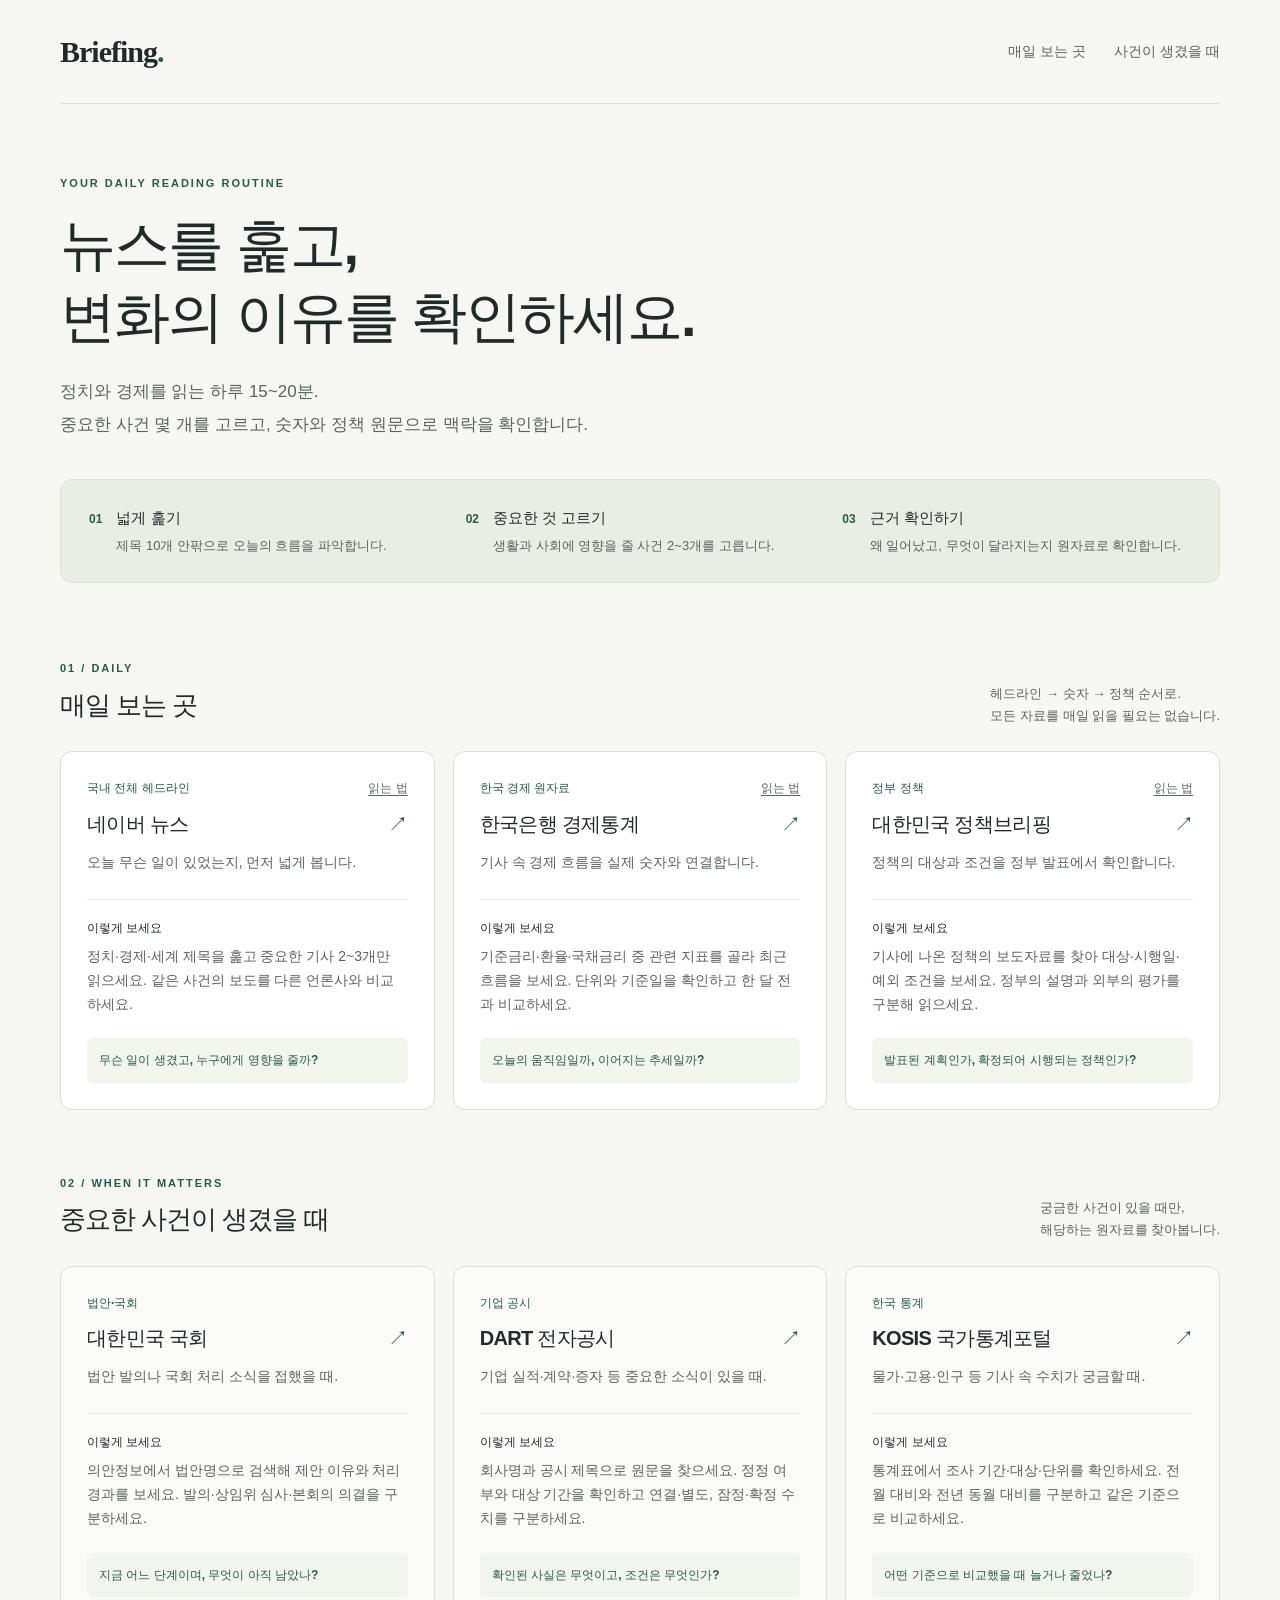
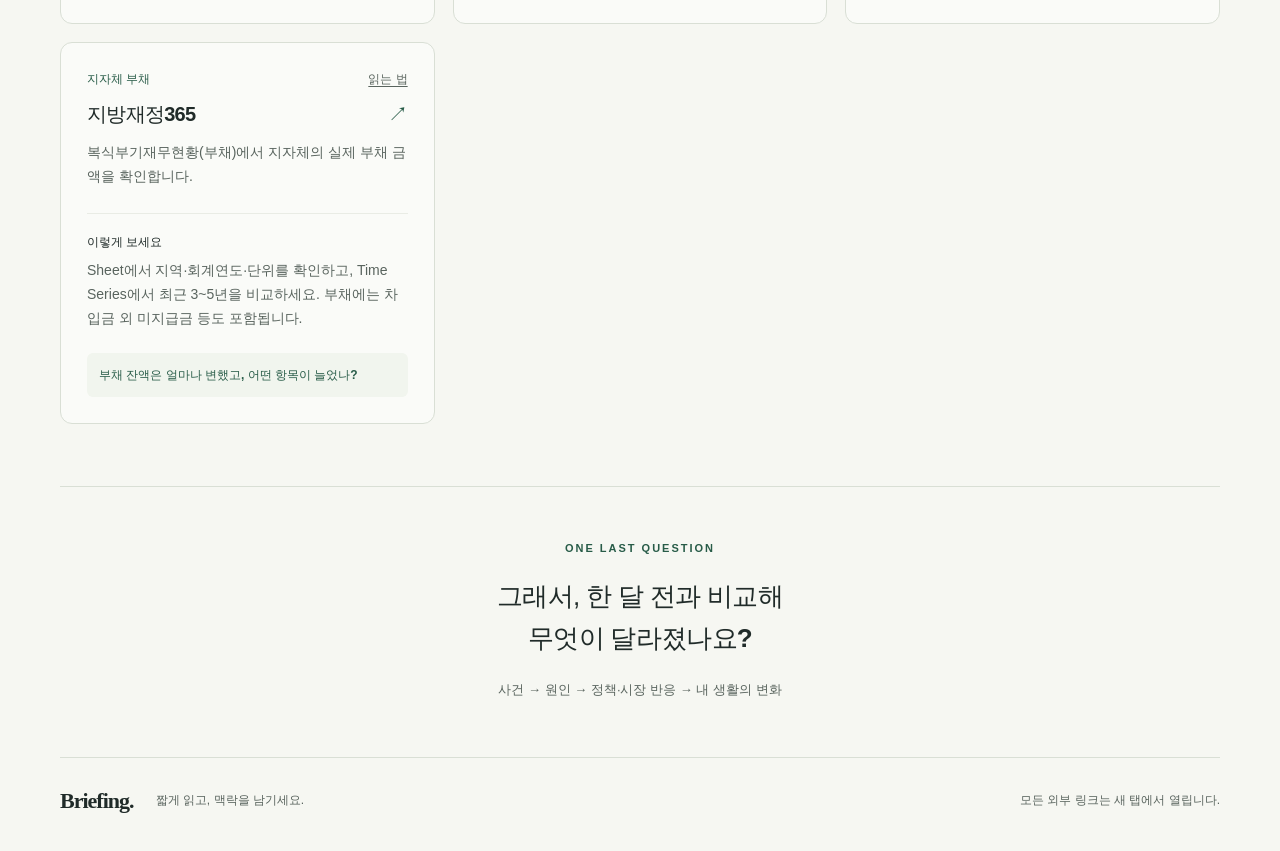
<file: site/index.html>
<!doctype html>
<html lang="ko">
<head>
  <meta charset="utf-8">
  <meta name="viewport" content="width=device-width, initial-scale=1">
  <meta name="description" content="헤드라인에서 원자료까지. 정치와 경제의 흐름을 읽는 짧은 루틴과 원자료 바로가기.">
  <meta name="color-scheme" content="light">
  <title>Briefing — 세상을 읽는 짧은 루틴</title>
  <link rel="stylesheet" href="./style.css">
</head>
<body>
  <a class="skip" href="#main">본문 바로가기</a>
  <header class="masthead">
    <a class="brand" href="./index.html">Briefing<span class="brand-dot">.</span></a>
    <nav aria-label="페이지 탐색"><a href="#daily">매일 보는 곳</a><a href="#deeper">사건이 생겼을 때</a></nav>
  </header>
  <main id="main">
    <section class="intro" aria-labelledby="intro-title">
      <p class="eyebrow">YOUR DAILY READING ROUTINE</p>
      <h1 id="intro-title">뉴스를 훑고,<br>변화의 이유를 확인하세요.</h1>
      <p class="lead">정치와 경제를 읽는 하루 15~20분.<br>중요한 사건 몇 개를 고르고, 숫자와 정책 원문으로 맥락을 확인합니다.</p>
      <ol class="routine" aria-label="추천 읽기 순서">
        <li><span class="step">01</span><div><h2>넓게 훑기</h2><p>제목 10개 안팎으로 오늘의 흐름을 파악합니다.</p></div></li>
        <li><span class="step">02</span><div><h2>중요한 것 고르기</h2><p>생활과 사회에 영향을 줄 사건 2~3개를 고릅니다.</p></div></li>
        <li><span class="step">03</span><div><h2>근거 확인하기</h2><p>왜 일어났고, 무엇이 달라지는지 원자료로 확인합니다.</p></div></li>
      </ol>
    </section>

    <section id="daily" class="resource-section" aria-labelledby="daily-title">
      <div class="section-heading"><div><p class="eyebrow">01 / DAILY</p><h2 id="daily-title">매일 보는 곳</h2></div><p>헤드라인 → 숫자 → 정책 순서로.<br>모든 자료를 매일 읽을 필요는 없습니다.</p></div>
      <div class="cards">
        <article class="card">
          <div class="card-meta"><p class="category">국내 전체 헤드라인</p><a class="guide-link" href="./guides/naver.html" aria-label="네이버 뉴스 읽는 법">읽는 법</a></div>
          <h3><a href="https://news.naver.com/" target="_blank" rel="noopener noreferrer">네이버 뉴스 <span aria-hidden="true">↗</span><span class="sr-only"> (새 탭)</span></a></h3>
          <p class="description">오늘 무슨 일이 있었는지, 먼저 넓게 봅니다.</p>
          <div class="reading"><h4>이렇게 보세요</h4><p>정치·경제·세계 제목을 훑고 중요한 기사 2~3개만 읽으세요. 같은 사건의 보도를 다른 언론사와 비교하세요.</p></div>
          <p class="question">무슨 일이 생겼고, 누구에게 영향을 줄까?</p>
        </article>
        <article class="card">
          <div class="card-meta"><p class="category">한국 경제 원자료</p><a class="guide-link" href="./guides/ecos.html" aria-label="한국은행 경제통계 읽는 법">읽는 법</a></div>
          <h3><a href="https://ecos.bok.or.kr/" target="_blank" rel="noopener noreferrer">한국은행 경제통계 <span aria-hidden="true">↗</span><span class="sr-only"> (새 탭)</span></a></h3>
          <p class="description">기사 속 경제 흐름을 실제 숫자와 연결합니다.</p>
          <div class="reading"><h4>이렇게 보세요</h4><p>기준금리·환율·국채금리 중 관련 지표를 골라 최근 흐름을 보세요. 단위와 기준일을 확인하고 한 달 전과 비교하세요.</p></div>
          <p class="question">오늘의 움직임일까, 이어지는 추세일까?</p>
        </article>
        <article class="card">
          <div class="card-meta"><p class="category">정부 정책</p><a class="guide-link" href="./guides/policy.html" aria-label="대한민국 정책브리핑 읽는 법">읽는 법</a></div>
          <h3><a href="https://www.korea.kr/" target="_blank" rel="noopener noreferrer">대한민국 정책브리핑 <span aria-hidden="true">↗</span><span class="sr-only"> (새 탭)</span></a></h3>
          <p class="description">정책의 대상과 조건을 정부 발표에서 확인합니다.</p>
          <div class="reading"><h4>이렇게 보세요</h4><p>기사에 나온 정책의 보도자료를 찾아 대상·시행일·예외 조건을 보세요. 정부의 설명과 외부의 평가를 구분해 읽으세요.</p></div>
          <p class="question">발표된 계획인가, 확정되어 시행되는 정책인가?</p>
        </article>
      </div>
    </section>

    <section id="deeper" class="resource-section" aria-labelledby="deeper-title">
      <div class="section-heading"><div><p class="eyebrow">02 / WHEN IT MATTERS</p><h2 id="deeper-title">중요한 사건이 생겼을 때</h2></div><p>궁금한 사건이 있을 때만,<br>해당하는 원자료를 찾아봅니다.</p></div>
      <div class="cards secondary">
        <article class="card">
          <p class="category">법안·국회</p>
          <h3><a href="https://www.assembly.go.kr/" target="_blank" rel="noopener noreferrer">대한민국 국회 <span aria-hidden="true">↗</span><span class="sr-only"> (새 탭)</span></a></h3>
          <p class="description">법안 발의나 국회 처리 소식을 접했을 때.</p>
          <div class="reading"><h4>이렇게 보세요</h4><p>의안정보에서 법안명으로 검색해 제안 이유와 처리 경과를 보세요. 발의·상임위 심사·본회의 의결을 구분하세요.</p></div>
          <p class="question">지금 어느 단계이며, 무엇이 아직 남았나?</p>
        </article>
        <article class="card">
          <p class="category">기업 공시</p>
          <h3><a href="https://dart.fss.or.kr/" target="_blank" rel="noopener noreferrer">DART 전자공시 <span aria-hidden="true">↗</span><span class="sr-only"> (새 탭)</span></a></h3>
          <p class="description">기업 실적·계약·증자 등 중요한 소식이 있을 때.</p>
          <div class="reading"><h4>이렇게 보세요</h4><p>회사명과 공시 제목으로 원문을 찾으세요. 정정 여부와 대상 기간을 확인하고 연결·별도, 잠정·확정 수치를 구분하세요.</p></div>
          <p class="question">확인된 사실은 무엇이고, 조건은 무엇인가?</p>
        </article>
        <article class="card">
          <p class="category">한국 통계</p>
          <h3><a href="https://kosis.kr/" target="_blank" rel="noopener noreferrer">KOSIS 국가통계포털 <span aria-hidden="true">↗</span><span class="sr-only"> (새 탭)</span></a></h3>
          <p class="description">물가·고용·인구 등 기사 속 수치가 궁금할 때.</p>
          <div class="reading"><h4>이렇게 보세요</h4><p>통계표에서 조사 기간·대상·단위를 확인하세요. 전월 대비와 전년 동월 대비를 구분하고 같은 기준으로 비교하세요.</p></div>
          <p class="question">어떤 기준으로 비교했을 때 늘거나 줄었나?</p>
        </article>
        <article class="card">
          <div class="card-meta"><p class="category">지자체 부채</p><a class="guide-link" href="./guides/lofin.html" aria-label="복식부기재무현황 부채 읽는 법">읽는 법</a></div>
          <h3><a href="https://www.lofin365.go.kr/portal/LF5110000.do?srchCrstCn=%EB%B6%80%EC%B1%84&amp;curPage=1&amp;pageSize=10&amp;pdtaId=MCIHSMW0VULU6BJ304XC709348&amp;rdIncrYn=Y&amp;frstParamYn=Y" target="_blank" rel="noopener noreferrer">지방재정365 <span aria-hidden="true">↗</span><span class="sr-only"> (새 탭)</span></a></h3>
          <p class="description">복식부기재무현황(부채)에서 지자체의 실제 부채 금액을 확인합니다.</p>
          <div class="reading"><h4>이렇게 보세요</h4><p>Sheet에서 지역·회계연도·단위를 확인하고, Time Series에서 최근 3~5년을 비교하세요. 부채에는 차입금 외 미지급금 등도 포함됩니다.</p></div>
          <p class="question">부채 잔액은 얼마나 변했고, 어떤 항목이 늘었나?</p>
        </article>
      </div>
    </section>
    <aside class="closing" aria-label="읽기를 마치는 질문"><span class="eyebrow">ONE LAST QUESTION</span><p>그래서, 한 달 전과 비교해<br><strong>무엇이 달라졌나요?</strong></p><span>사건 → 원인 → 정책·시장 반응 → 내 생활의 변화</span></aside>
  </main>
  <footer><span class="brand">Briefing.</span><p>짧게 읽고, 맥락을 남기세요.</p><p>모든 외부 링크는 새 탭에서 열립니다.</p></footer>
</body>
</html>
</file>
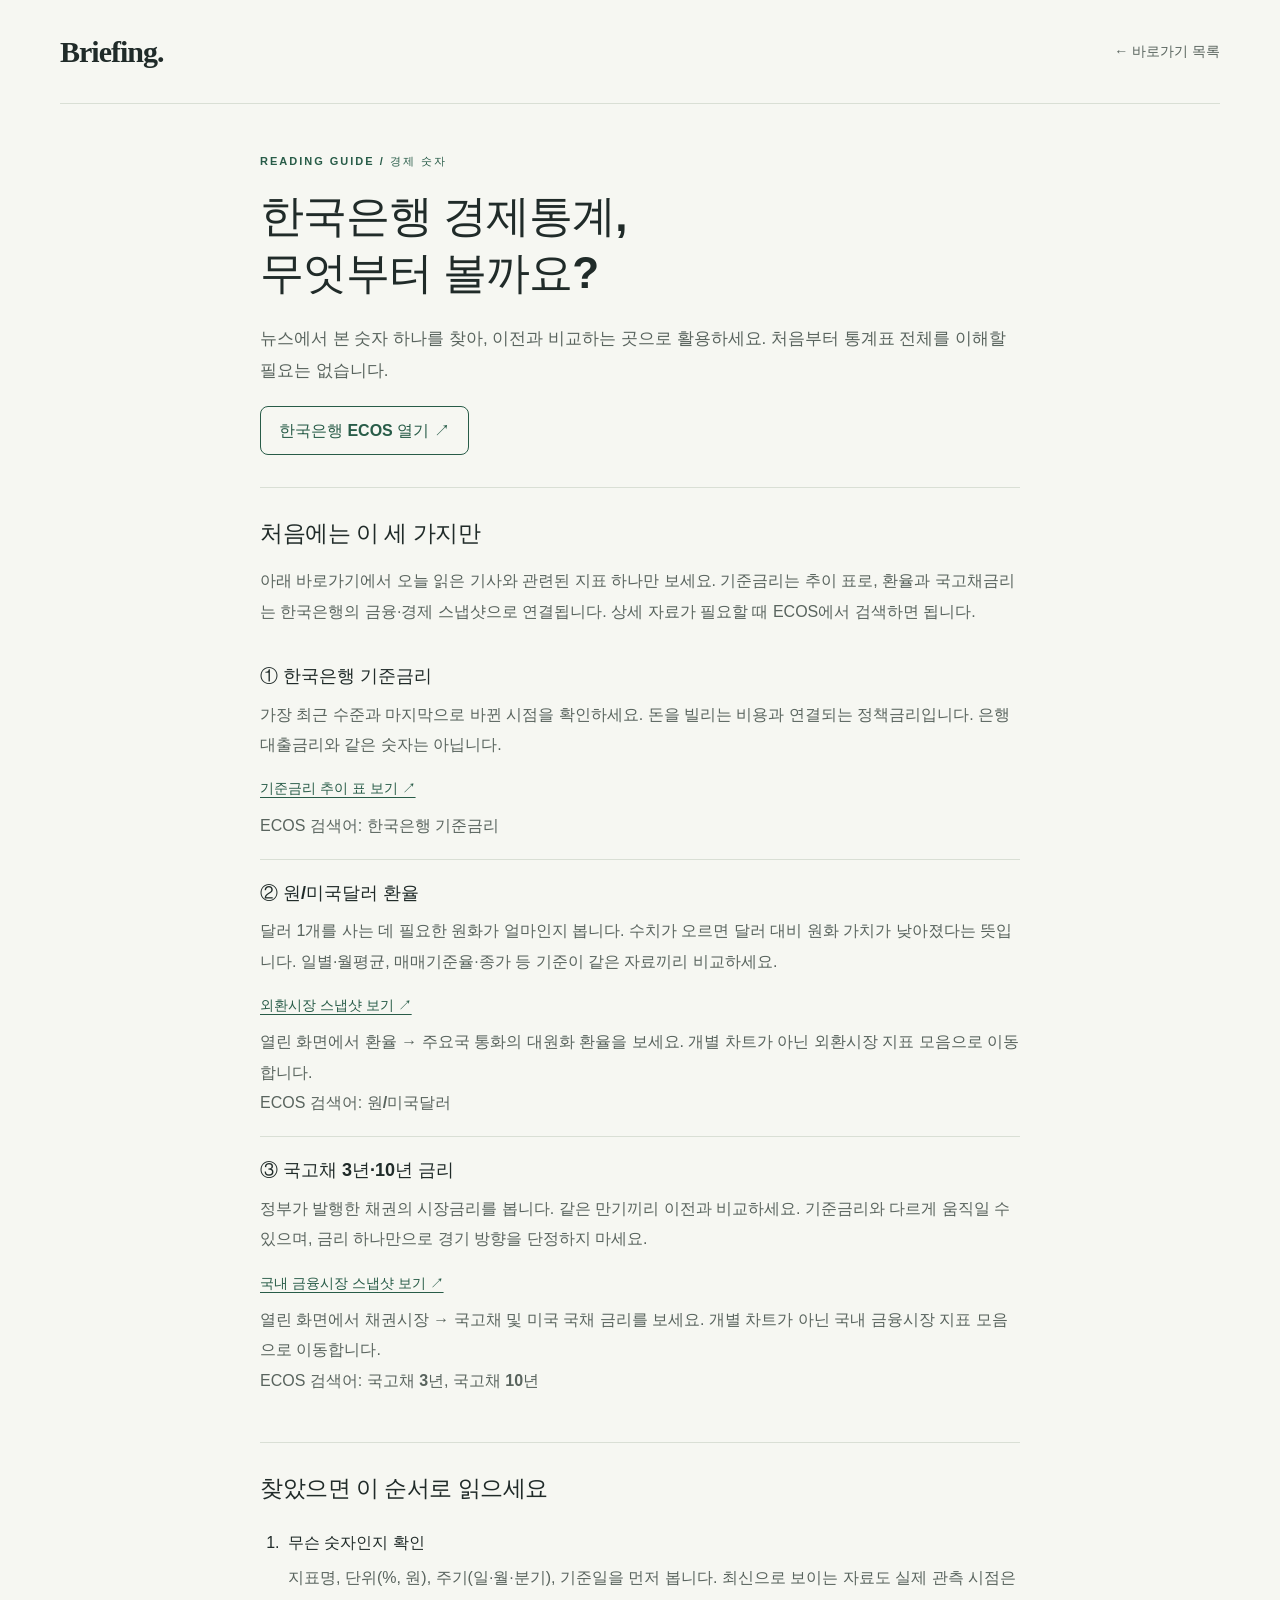
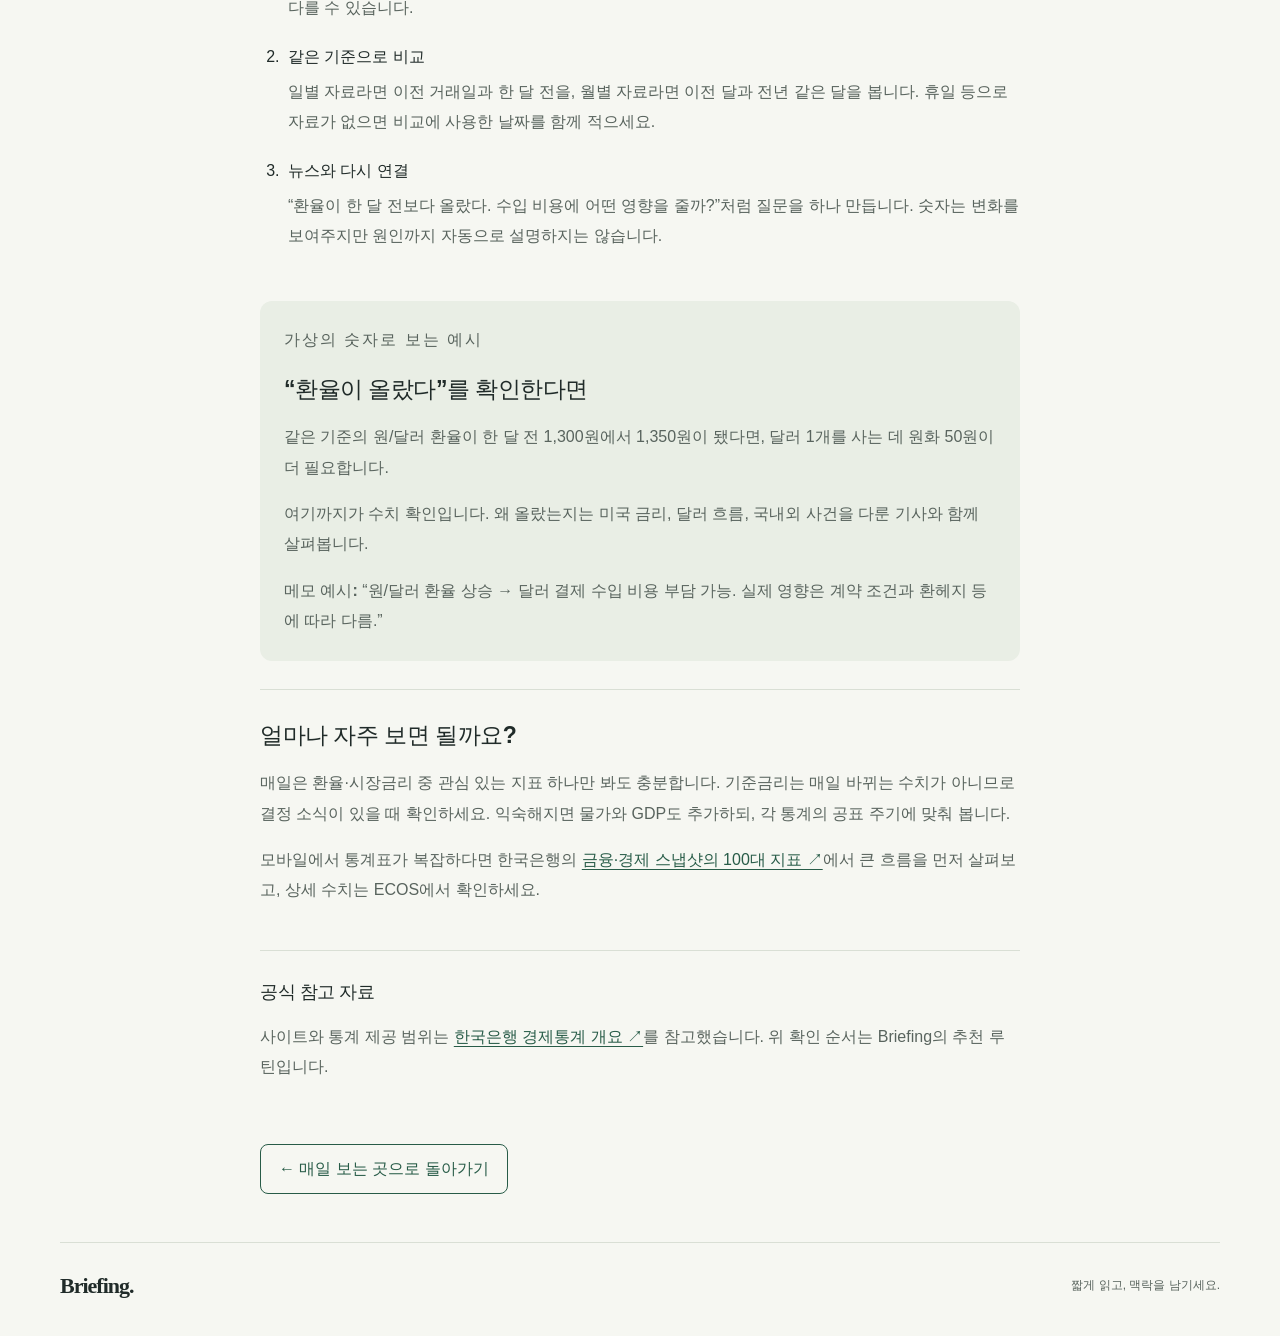
<file: site/guides/ecos.html>
<!doctype html>
<html lang="ko">
<head>
  <meta charset="utf-8">
  <meta name="viewport" content="width=device-width, initial-scale=1">
  <meta name="description" content="한국은행 경제통계에서 처음 볼 지표와 숫자를 비교하는 방법을 안내합니다.">
  <title>한국은행 경제통계 읽는 방법 — Briefing</title>
  <link rel="stylesheet" href="../style.css">
</head>
<body>
  <a class="skip" href="#main">본문 바로가기</a>
  <header class="masthead"><a class="brand" href="../index.html">Briefing.</a><nav aria-label="페이지 탐색"><a href="../index.html#daily">← 바로가기 목록</a></nav></header>
  <main id="main" class="guide">
    <header class="guide-intro">
      <p class="eyebrow">READING GUIDE / 경제 숫자</p>
      <h1>한국은행 경제통계,<br>무엇부터 볼까요?</h1>
      <p class="lead">뉴스에서 본 숫자 하나를 찾아, 이전과 비교하는 곳으로 활용하세요. 처음부터 통계표 전체를 이해할 필요는 없습니다.</p>
      <a class="guide-button" href="https://ecos.bok.or.kr/" target="_blank" rel="noopener noreferrer">한국은행 ECOS 열기 ↗<span class="sr-only"> (새 탭)</span></a>
    </header>
    <section class="guide-section">
      <h2>처음에는 이 세 가지만</h2>
      <p>아래 바로가기에서 오늘 읽은 기사와 관련된 지표 하나만 보세요. 기준금리는 추이 표로, 환율과 국고채금리는 한국은행의 금융·경제 스냅샷으로 연결됩니다. 상세 자료가 필요할 때 ECOS에서 검색하면 됩니다.</p>
      <dl class="guide-list">
        <div><dt>① 한국은행 기준금리</dt><dd>가장 최근 수준과 마지막으로 바뀐 시점을 확인하세요. 돈을 빌리는 비용과 연결되는 정책금리입니다. 은행 대출금리와 같은 숫자는 아닙니다.<br><a class="guide-button" href="https://www.bok.or.kr/portal/singl/baseRate/list.do?dataSeCd=01&amp;menuNo=200761" target="_blank" rel="noopener noreferrer">기준금리 추이 표 보기 ↗<span class="sr-only"> (새 탭)</span></a><br>ECOS 검색어: <strong>한국은행 기준금리</strong></dd></div>
        <div><dt>② 원/미국달러 환율</dt><dd>달러 1개를 사는 데 필요한 원화가 얼마인지 봅니다. 수치가 오르면 달러 대비 원화 가치가 낮아졌다는 뜻입니다. 일별·월평균, 매매기준율·종가 등 기준이 같은 자료끼리 비교하세요.<br><a class="guide-button" href="https://snapshot.bok.or.kr/dashboard/B" target="_blank" rel="noopener noreferrer">외환시장 스냅샷 보기 ↗<span class="sr-only"> (새 탭)</span></a><br>열린 화면에서 <strong>환율 → 주요국 통화의 대원화 환율</strong>을 보세요. 개별 차트가 아닌 외환시장 지표 모음으로 이동합니다.<br>ECOS 검색어: <strong>원/미국달러</strong></dd></div>
        <div><dt>③ 국고채 3년·10년 금리</dt><dd>정부가 발행한 채권의 시장금리를 봅니다. 같은 만기끼리 이전과 비교하세요. 기준금리와 다르게 움직일 수 있으며, 금리 하나만으로 경기 방향을 단정하지 마세요.<br><a class="guide-button" href="https://snapshot.bok.or.kr/dashboard/A" target="_blank" rel="noopener noreferrer">국내 금융시장 스냅샷 보기 ↗<span class="sr-only"> (새 탭)</span></a><br>열린 화면에서 <strong>채권시장 → 국고채 및 미국 국채 금리</strong>를 보세요. 개별 차트가 아닌 국내 금융시장 지표 모음으로 이동합니다.<br>ECOS 검색어: <strong>국고채 3년</strong>, <strong>국고채 10년</strong></dd></div>
      </dl>
    </section>
    <section class="guide-section">
      <h2>찾았으면 이 순서로 읽으세요</h2>
      <ol class="guide-steps">
        <li><strong>무슨 숫자인지 확인</strong><p>지표명, 단위(%, 원), 주기(일·월·분기), 기준일을 먼저 봅니다. 최신으로 보이는 자료도 실제 관측 시점은 다를 수 있습니다.</p></li>
        <li><strong>같은 기준으로 비교</strong><p>일별 자료라면 이전 거래일과 한 달 전을, 월별 자료라면 이전 달과 전년 같은 달을 봅니다. 휴일 등으로 자료가 없으면 비교에 사용한 날짜를 함께 적으세요.</p></li>
        <li><strong>뉴스와 다시 연결</strong><p>“환율이 한 달 전보다 올랐다. 수입 비용에 어떤 영향을 줄까?”처럼 질문을 하나 만듭니다. 숫자는 변화를 보여주지만 원인까지 자동으로 설명하지는 않습니다.</p></li>
      </ol>
    </section>
    <section class="guide-section guide-example">
      <p class="eyebrow">가상의 숫자로 보는 예시</p>
      <h2>“환율이 올랐다”를 확인한다면</h2>
      <p>같은 기준의 원/달러 환율이 한 달 전 1,300원에서 1,350원이 됐다면, 달러 1개를 사는 데 원화 50원이 더 필요합니다.</p>
      <p>여기까지가 수치 확인입니다. 왜 올랐는지는 미국 금리, 달러 흐름, 국내외 사건을 다룬 기사와 함께 살펴봅니다.</p>
      <p><strong>메모 예시:</strong> “원/달러 환율 상승 → 달러 결제 수입 비용 부담 가능. 실제 영향은 계약 조건과 환헤지 등에 따라 다름.”</p>
    </section>
    <section class="guide-section">
      <h2>얼마나 자주 보면 될까요?</h2>
      <p>매일은 환율·시장금리 중 관심 있는 지표 하나만 봐도 충분합니다. 기준금리는 매일 바뀌는 수치가 아니므로 결정 소식이 있을 때 확인하세요. 익숙해지면 물가와 GDP도 추가하되, 각 통계의 공표 주기에 맞춰 봅니다.</p>
      <p>모바일에서 통계표가 복잡하다면 한국은행의 <a href="https://snapshot.bok.or.kr/dashboard/100a" target="_blank" rel="noopener noreferrer">금융·경제 스냅샷의 100대 지표 ↗<span class="sr-only"> (새 탭)</span></a>에서 큰 흐름을 먼저 살펴보고, 상세 수치는 ECOS에서 확인하세요.</p>
    </section>
    <section class="guide-section sources">
      <h2>공식 참고 자료</h2>
      <p>사이트와 통계 제공 범위는 <a href="https://www.bok.or.kr/portal/main/contents.do?menuNo=200998" target="_blank" rel="noopener noreferrer">한국은행 경제통계 개요 ↗<span class="sr-only"> (새 탭)</span></a>를 참고했습니다. 위 확인 순서는 Briefing의 추천 루틴입니다.</p>
    </section>
    <a class="guide-button" href="../index.html#daily">← 매일 보는 곳으로 돌아가기</a>
  </main>
  <footer><a class="brand" href="../index.html">Briefing.</a><p>짧게 읽고, 맥락을 남기세요.</p></footer>
</body>
</html>
</file>
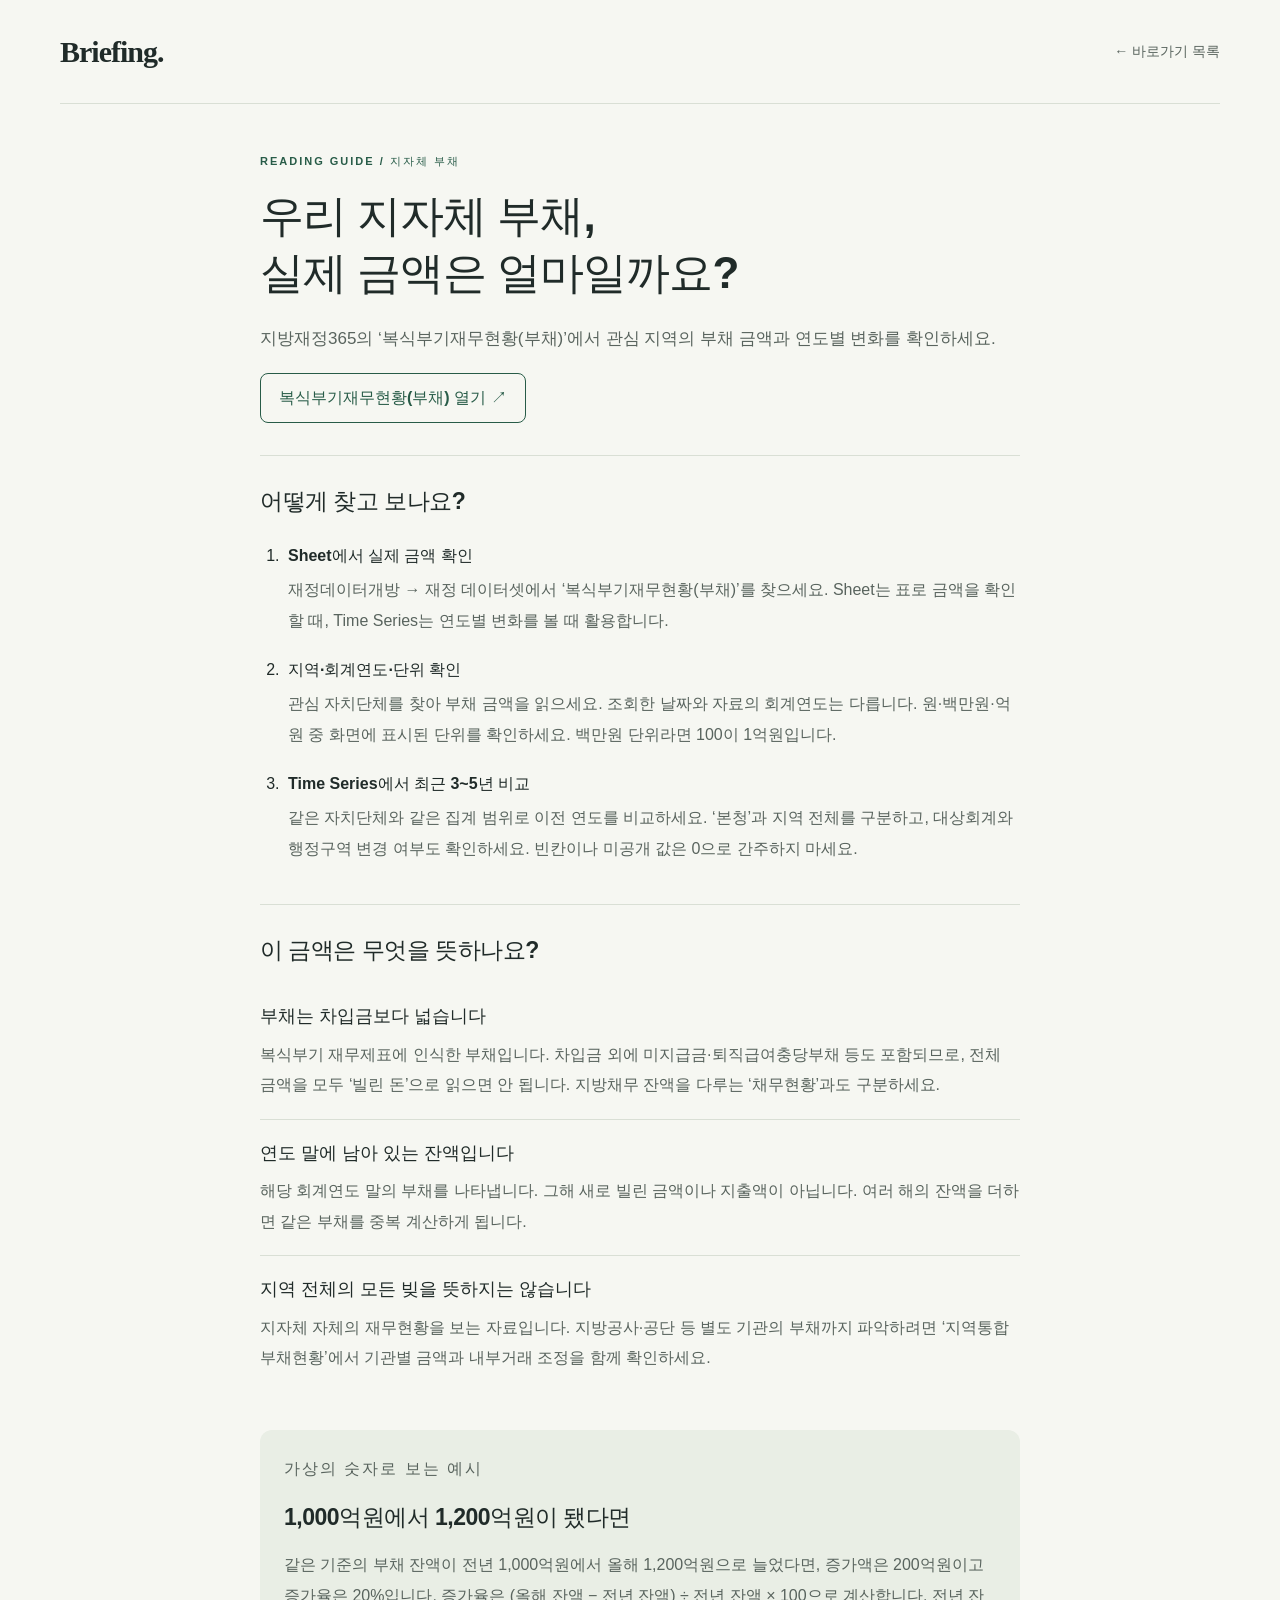
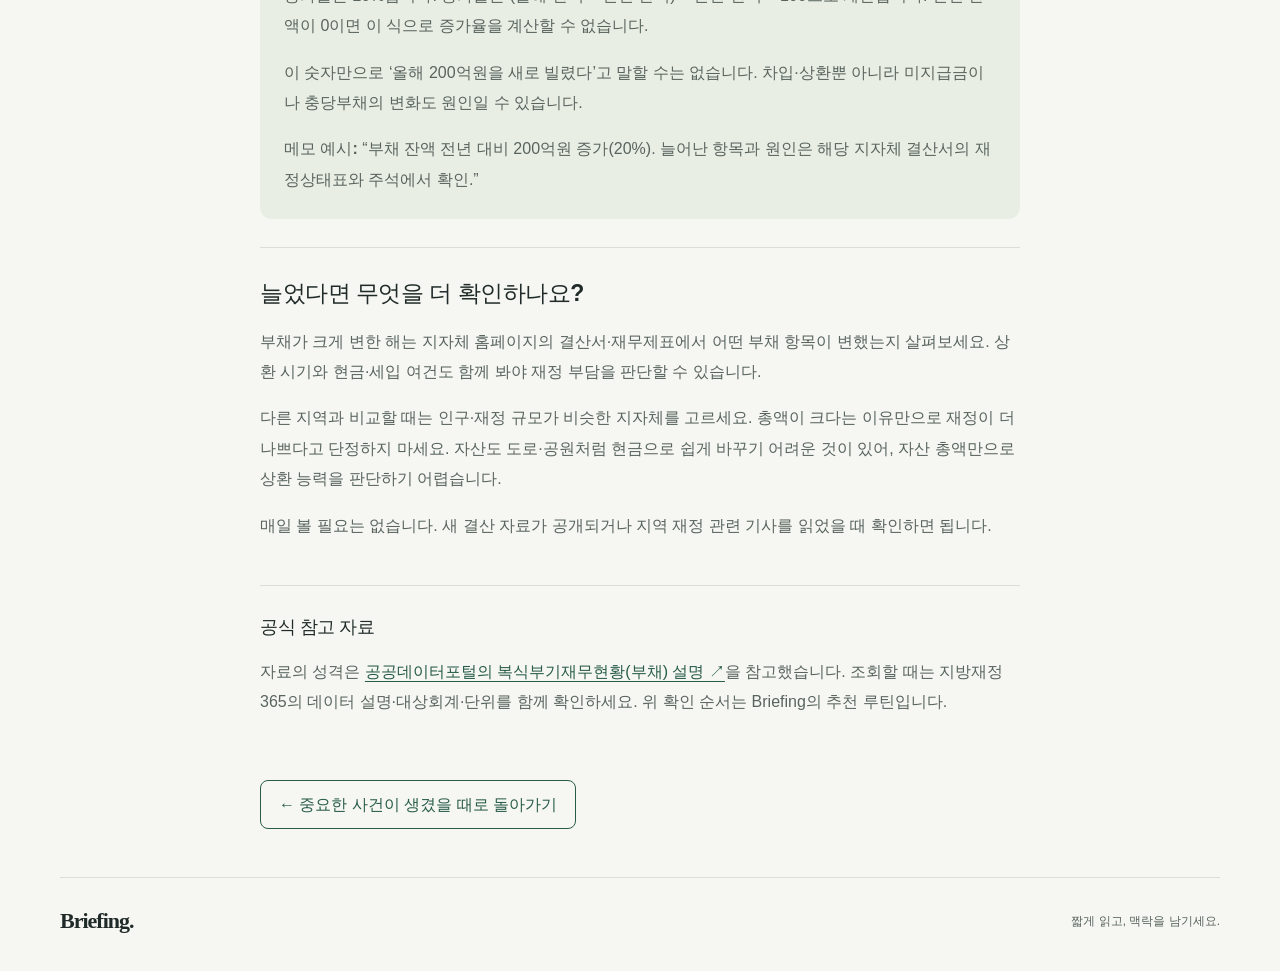
<file: site/guides/lofin.html>
<!doctype html>
<html lang="ko">
<head>
  <meta charset="utf-8">
  <meta name="viewport" content="width=device-width, initial-scale=1">
  <meta name="description" content="지방재정365 복식부기재무현황에서 지자체 부채 금액을 찾고 연도별 변화를 해석하는 방법을 안내합니다.">
  <title>지자체 부채 읽는 방법 — Briefing</title>
  <link rel="stylesheet" href="../style.css">
</head>
<body>
  <a class="skip" href="#main">본문 바로가기</a>
  <header class="masthead"><a class="brand" href="../index.html">Briefing.</a><nav aria-label="페이지 탐색"><a href="../index.html#deeper">← 바로가기 목록</a></nav></header>
  <main id="main" class="guide">
    <header class="guide-intro">
      <p class="eyebrow">READING GUIDE / 지자체 부채</p>
      <h1>우리 지자체 부채,<br>실제 금액은 얼마일까요?</h1>
      <p class="lead">지방재정365의 ‘복식부기재무현황(부채)’에서 관심 지역의 부채 금액과 연도별 변화를 확인하세요.</p>
      <a class="guide-button" href="https://www.lofin365.go.kr/portal/LF5110000.do?srchCrstCn=%EB%B6%80%EC%B1%84&amp;curPage=1&amp;pageSize=10&amp;pdtaId=MCIHSMW0VULU6BJ304XC709348&amp;rdIncrYn=Y&amp;frstParamYn=Y" target="_blank" rel="noopener noreferrer">복식부기재무현황(부채) 열기 ↗<span class="sr-only"> (새 탭)</span></a>
    </header>
    <section class="guide-section">
      <h2>어떻게 찾고 보나요?</h2>
      <ol class="guide-steps">
        <li><strong>Sheet에서 실제 금액 확인</strong><p>재정데이터개방 → 재정 데이터셋에서 ‘복식부기재무현황(부채)’를 찾으세요. Sheet는 표로 금액을 확인할 때, Time Series는 연도별 변화를 볼 때 활용합니다.</p></li>
        <li><strong>지역·회계연도·단위 확인</strong><p>관심 자치단체를 찾아 부채 금액을 읽으세요. 조회한 날짜와 자료의 회계연도는 다릅니다. 원·백만원·억원 중 화면에 표시된 단위를 확인하세요. 백만원 단위라면 100이 1억원입니다.</p></li>
        <li><strong>Time Series에서 최근 3~5년 비교</strong><p>같은 자치단체와 같은 집계 범위로 이전 연도를 비교하세요. ‘본청’과 지역 전체를 구분하고, 대상회계와 행정구역 변경 여부도 확인하세요. 빈칸이나 미공개 값은 0으로 간주하지 마세요.</p></li>
      </ol>
    </section>
    <section class="guide-section">
      <h2>이 금액은 무엇을 뜻하나요?</h2>
      <dl class="guide-list">
        <div><dt>부채는 차입금보다 넓습니다</dt><dd>복식부기 재무제표에 인식한 부채입니다. 차입금 외에 미지급금·퇴직급여충당부채 등도 포함되므로, 전체 금액을 모두 ‘빌린 돈’으로 읽으면 안 됩니다. 지방채무 잔액을 다루는 ‘채무현황’과도 구분하세요.</dd></div>
        <div><dt>연도 말에 남아 있는 잔액입니다</dt><dd>해당 회계연도 말의 부채를 나타냅니다. 그해 새로 빌린 금액이나 지출액이 아닙니다. 여러 해의 잔액을 더하면 같은 부채를 중복 계산하게 됩니다.</dd></div>
        <div><dt>지역 전체의 모든 빚을 뜻하지는 않습니다</dt><dd>지자체 자체의 재무현황을 보는 자료입니다. 지방공사·공단 등 별도 기관의 부채까지 파악하려면 ‘지역통합부채현황’에서 기관별 금액과 내부거래 조정을 함께 확인하세요.</dd></div>
      </dl>
    </section>
    <section class="guide-section guide-example">
      <p class="eyebrow">가상의 숫자로 보는 예시</p>
      <h2>1,000억원에서 1,200억원이 됐다면</h2>
      <p>같은 기준의 부채 잔액이 전년 1,000억원에서 올해 1,200억원으로 늘었다면, 증가액은 200억원이고 증가율은 20%입니다. 증가율은 (올해 잔액 − 전년 잔액) ÷ 전년 잔액 × 100으로 계산합니다. 전년 잔액이 0이면 이 식으로 증가율을 계산할 수 없습니다.</p>
      <p>이 숫자만으로 ‘올해 200억원을 새로 빌렸다’고 말할 수는 없습니다. 차입·상환뿐 아니라 미지급금이나 충당부채의 변화도 원인일 수 있습니다.</p>
      <p><strong>메모 예시:</strong> “부채 잔액 전년 대비 200억원 증가(20%). 늘어난 항목과 원인은 해당 지자체 결산서의 재정상태표와 주석에서 확인.”</p>
    </section>
    <section class="guide-section">
      <h2>늘었다면 무엇을 더 확인하나요?</h2>
      <p>부채가 크게 변한 해는 지자체 홈페이지의 결산서·재무제표에서 어떤 부채 항목이 변했는지 살펴보세요. 상환 시기와 현금·세입 여건도 함께 봐야 재정 부담을 판단할 수 있습니다.</p>
      <p>다른 지역과 비교할 때는 인구·재정 규모가 비슷한 지자체를 고르세요. 총액이 크다는 이유만으로 재정이 더 나쁘다고 단정하지 마세요. 자산도 도로·공원처럼 현금으로 쉽게 바꾸기 어려운 것이 있어, 자산 총액만으로 상환 능력을 판단하기 어렵습니다.</p>
      <p>매일 볼 필요는 없습니다. 새 결산 자료가 공개되거나 지역 재정 관련 기사를 읽었을 때 확인하면 됩니다.</p>
    </section>
    <section class="guide-section sources">
      <h2>공식 참고 자료</h2>
      <p>자료의 성격은 <a href="https://www.data.go.kr/dataset/3043194/openapi.do" target="_blank" rel="noopener noreferrer">공공데이터포털의 복식부기재무현황(부채) 설명 ↗<span class="sr-only"> (새 탭)</span></a>을 참고했습니다. 조회할 때는 지방재정365의 데이터 설명·대상회계·단위를 함께 확인하세요. 위 확인 순서는 Briefing의 추천 루틴입니다.</p>
    </section>
    <a class="guide-button" href="../index.html#deeper">← 중요한 사건이 생겼을 때로 돌아가기</a>
  </main>
  <footer><a class="brand" href="../index.html">Briefing.</a><p>짧게 읽고, 맥락을 남기세요.</p></footer>
</body>
</html>
</file>
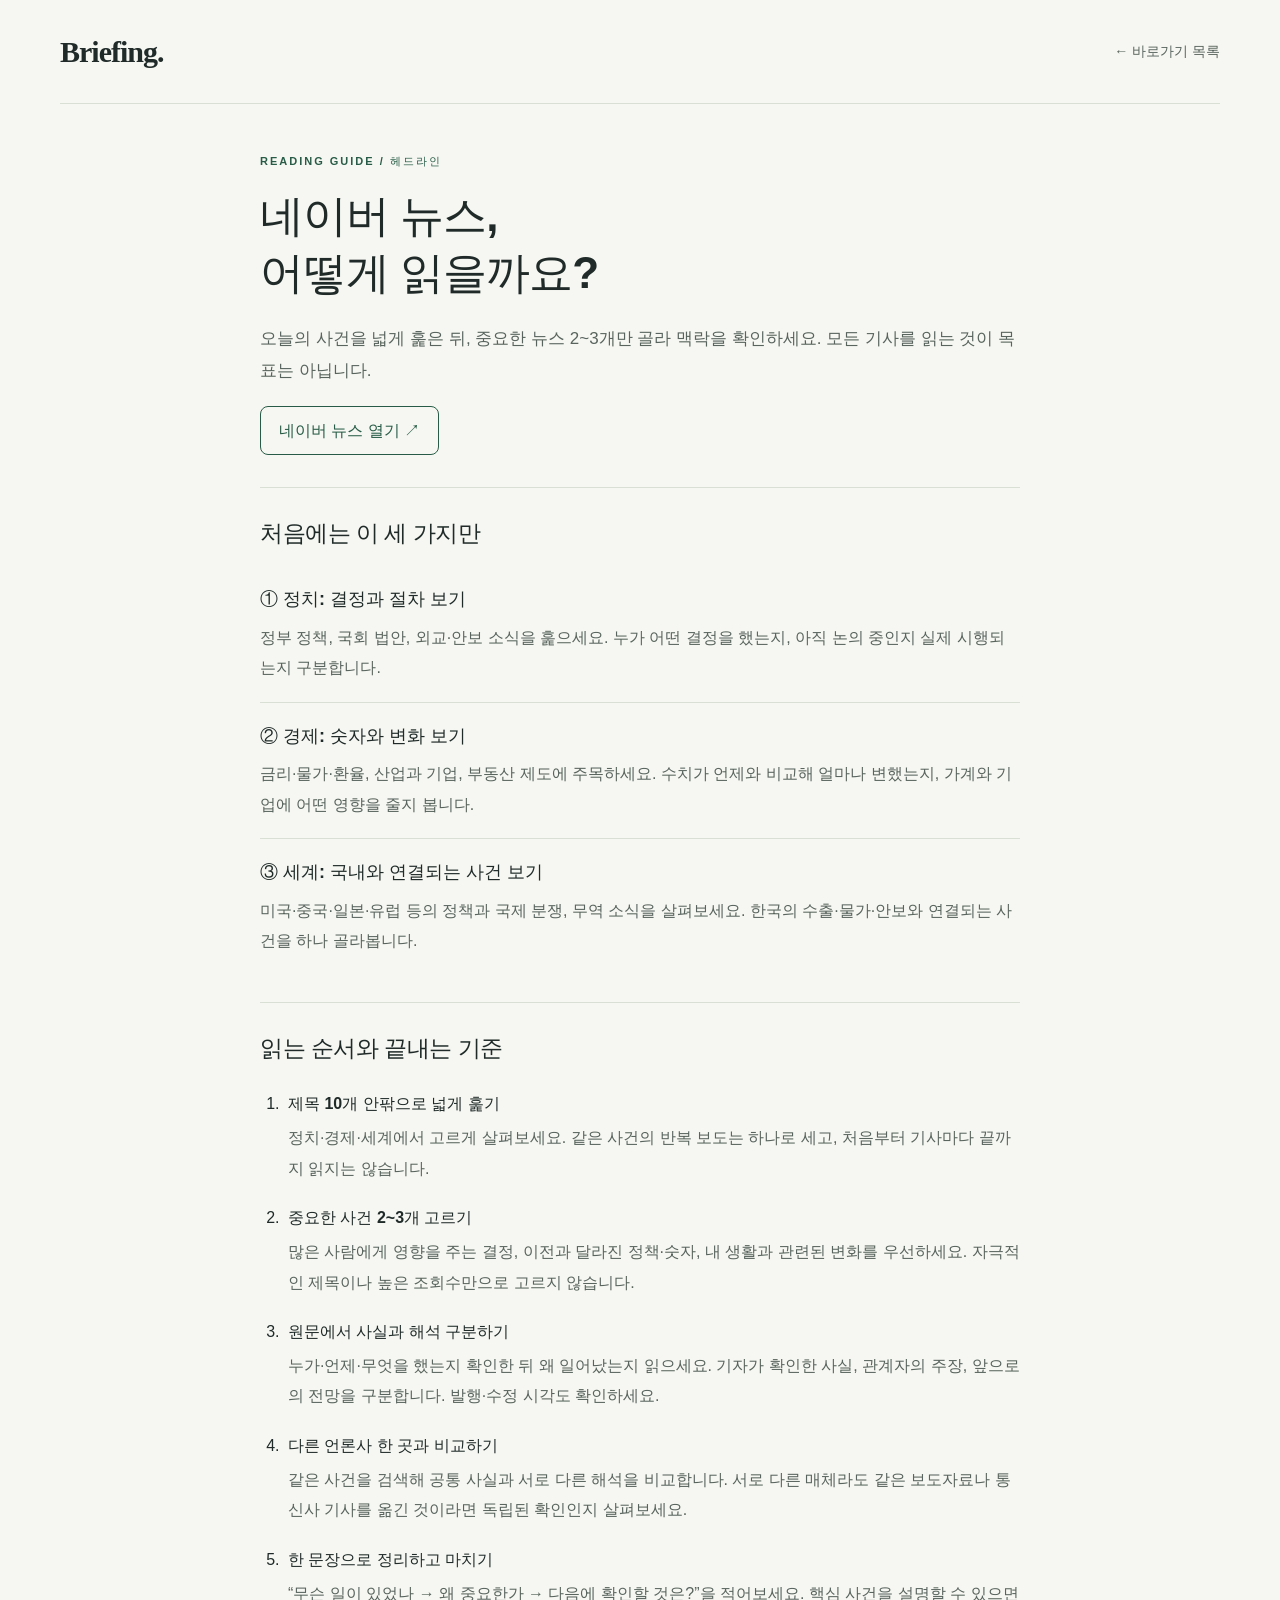
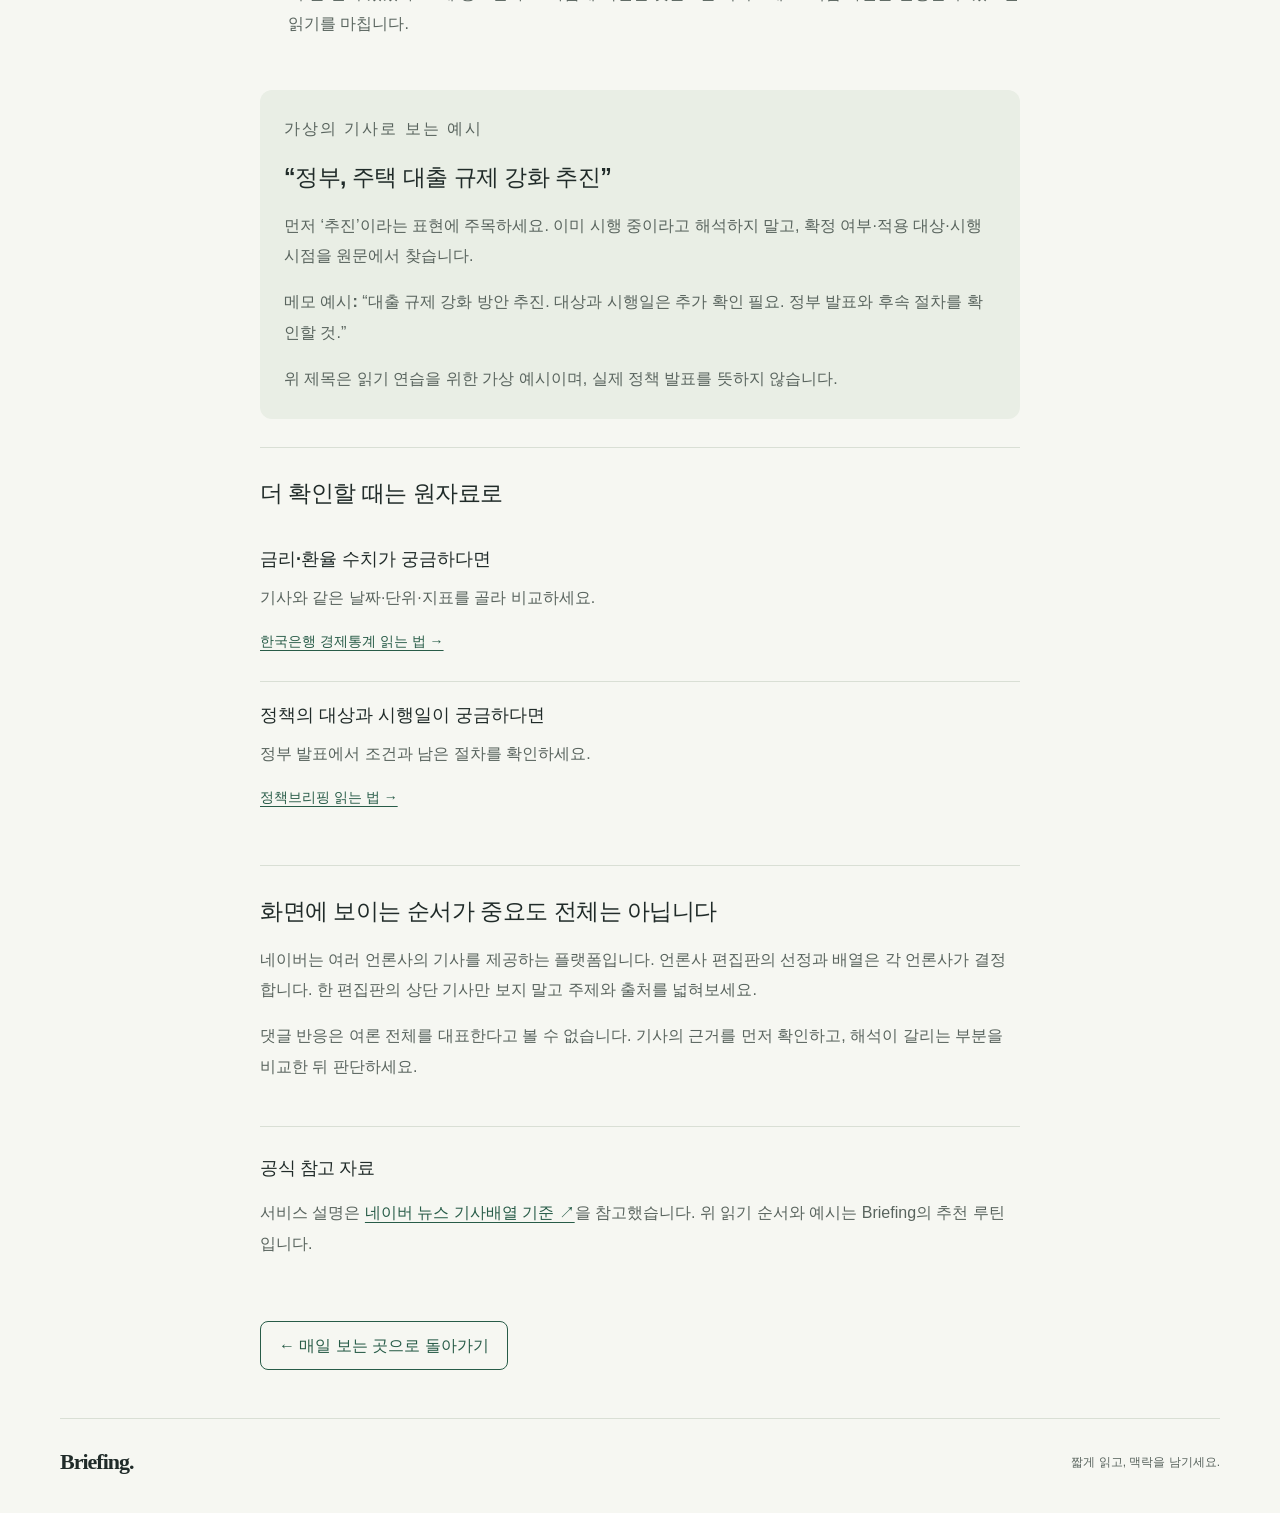
<file: site/guides/naver.html>
<!doctype html>
<html lang="ko">
<head>
  <meta charset="utf-8">
  <meta name="viewport" content="width=device-width, initial-scale=1">
  <meta name="description" content="네이버 뉴스에서 중요한 사건을 고르고 여러 보도와 원자료를 비교하는 짧은 읽기 루틴입니다.">
  <title>네이버 뉴스 읽는 방법 — Briefing</title>
  <link rel="stylesheet" href="../style.css">
</head>
<body>
  <a class="skip" href="#main">본문 바로가기</a>
  <header class="masthead"><a class="brand" href="../index.html">Briefing.</a><nav aria-label="페이지 탐색"><a href="../index.html#daily">← 바로가기 목록</a></nav></header>
  <main id="main" class="guide">
    <header class="guide-intro">
      <p class="eyebrow">READING GUIDE / 헤드라인</p>
      <h1>네이버 뉴스,<br>어떻게 읽을까요?</h1>
      <p class="lead">오늘의 사건을 넓게 훑은 뒤, 중요한 뉴스 2~3개만 골라 맥락을 확인하세요. 모든 기사를 읽는 것이 목표는 아닙니다.</p>
      <a class="guide-button" href="https://news.naver.com/" target="_blank" rel="noopener noreferrer">네이버 뉴스 열기 ↗<span class="sr-only"> (새 탭)</span></a>
    </header>
    <section class="guide-section">
      <h2>처음에는 이 세 가지만</h2>
      <dl class="guide-list">
        <div><dt>① 정치: 결정과 절차 보기</dt><dd>정부 정책, 국회 법안, 외교·안보 소식을 훑으세요. 누가 어떤 결정을 했는지, 아직 논의 중인지 실제 시행되는지 구분합니다.</dd></div>
        <div><dt>② 경제: 숫자와 변화 보기</dt><dd>금리·물가·환율, 산업과 기업, 부동산 제도에 주목하세요. 수치가 언제와 비교해 얼마나 변했는지, 가계와 기업에 어떤 영향을 줄지 봅니다.</dd></div>
        <div><dt>③ 세계: 국내와 연결되는 사건 보기</dt><dd>미국·중국·일본·유럽 등의 정책과 국제 분쟁, 무역 소식을 살펴보세요. 한국의 수출·물가·안보와 연결되는 사건을 하나 골라봅니다.</dd></div>
      </dl>
    </section>
    <section class="guide-section">
      <h2>읽는 순서와 끝내는 기준</h2>
      <ol class="guide-steps">
        <li><strong>제목 10개 안팎으로 넓게 훑기</strong><p>정치·경제·세계에서 고르게 살펴보세요. 같은 사건의 반복 보도는 하나로 세고, 처음부터 기사마다 끝까지 읽지는 않습니다.</p></li>
        <li><strong>중요한 사건 2~3개 고르기</strong><p>많은 사람에게 영향을 주는 결정, 이전과 달라진 정책·숫자, 내 생활과 관련된 변화를 우선하세요. 자극적인 제목이나 높은 조회수만으로 고르지 않습니다.</p></li>
        <li><strong>원문에서 사실과 해석 구분하기</strong><p>누가·언제·무엇을 했는지 확인한 뒤 왜 일어났는지 읽으세요. 기자가 확인한 사실, 관계자의 주장, 앞으로의 전망을 구분합니다. 발행·수정 시각도 확인하세요.</p></li>
        <li><strong>다른 언론사 한 곳과 비교하기</strong><p>같은 사건을 검색해 공통 사실과 서로 다른 해석을 비교합니다. 서로 다른 매체라도 같은 보도자료나 통신사 기사를 옮긴 것이라면 독립된 확인인지 살펴보세요.</p></li>
        <li><strong>한 문장으로 정리하고 마치기</strong><p>“무슨 일이 있었나 → 왜 중요한가 → 다음에 확인할 것은?”을 적어보세요. 핵심 사건을 설명할 수 있으면 읽기를 마칩니다.</p></li>
      </ol>
    </section>
    <section class="guide-section guide-example">
      <p class="eyebrow">가상의 기사로 보는 예시</p>
      <h2>“정부, 주택 대출 규제 강화 추진”</h2>
      <p>먼저 ‘추진’이라는 표현에 주목하세요. 이미 시행 중이라고 해석하지 말고, 확정 여부·적용 대상·시행 시점을 원문에서 찾습니다.</p>
      <p><strong>메모 예시:</strong> “대출 규제 강화 방안 추진. 대상과 시행일은 추가 확인 필요. 정부 발표와 후속 절차를 확인할 것.”</p>
      <p>위 제목은 읽기 연습을 위한 가상 예시이며, 실제 정책 발표를 뜻하지 않습니다.</p>
    </section>
    <section class="guide-section">
      <h2>더 확인할 때는 원자료로</h2>
      <dl class="guide-list">
        <div><dt>금리·환율 수치가 궁금하다면</dt><dd>기사와 같은 날짜·단위·지표를 골라 비교하세요.<br><a class="guide-button" href="./ecos.html">한국은행 경제통계 읽는 법 →</a></dd></div>
        <div><dt>정책의 대상과 시행일이 궁금하다면</dt><dd>정부 발표에서 조건과 남은 절차를 확인하세요.<br><a class="guide-button" href="./policy.html">정책브리핑 읽는 법 →</a></dd></div>
      </dl>
    </section>
    <section class="guide-section">
      <h2>화면에 보이는 순서가 중요도 전체는 아닙니다</h2>
      <p>네이버는 여러 언론사의 기사를 제공하는 플랫폼입니다. 언론사 편집판의 선정과 배열은 각 언론사가 결정합니다. 한 편집판의 상단 기사만 보지 말고 주제와 출처를 넓혀보세요.</p>
      <p>댓글 반응은 여론 전체를 대표한다고 볼 수 없습니다. 기사의 근거를 먼저 확인하고, 해석이 갈리는 부분을 비교한 뒤 판단하세요.</p>
    </section>
    <section class="guide-section sources">
      <h2>공식 참고 자료</h2>
      <p>서비스 설명은 <a href="https://help.naver.com/service/5603/contents/18886?lang=ko" target="_blank" rel="noopener noreferrer">네이버 뉴스 기사배열 기준 ↗<span class="sr-only"> (새 탭)</span></a>을 참고했습니다. 위 읽기 순서와 예시는 Briefing의 추천 루틴입니다.</p>
    </section>
    <a class="guide-button" href="../index.html#daily">← 매일 보는 곳으로 돌아가기</a>
  </main>
  <footer><a class="brand" href="../index.html">Briefing.</a><p>짧게 읽고, 맥락을 남기세요.</p></footer>
</body>
</html>
</file>
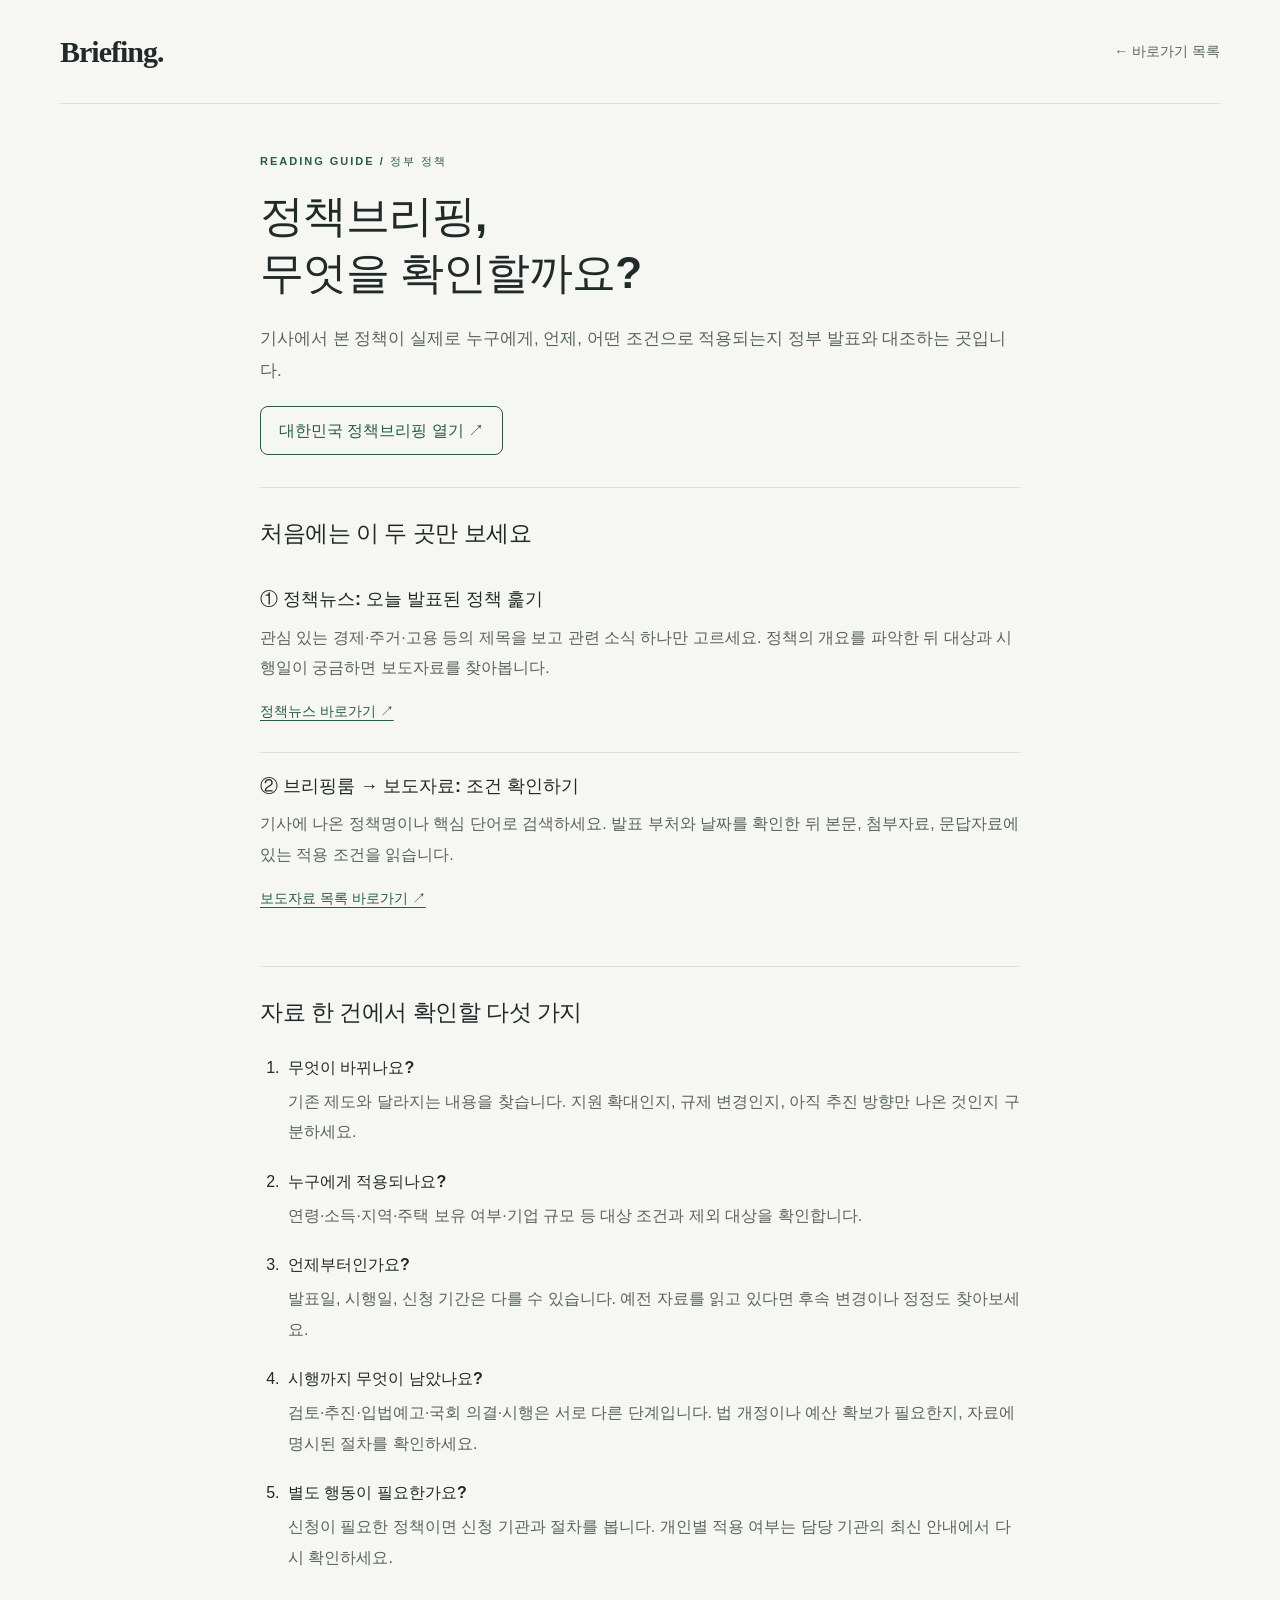
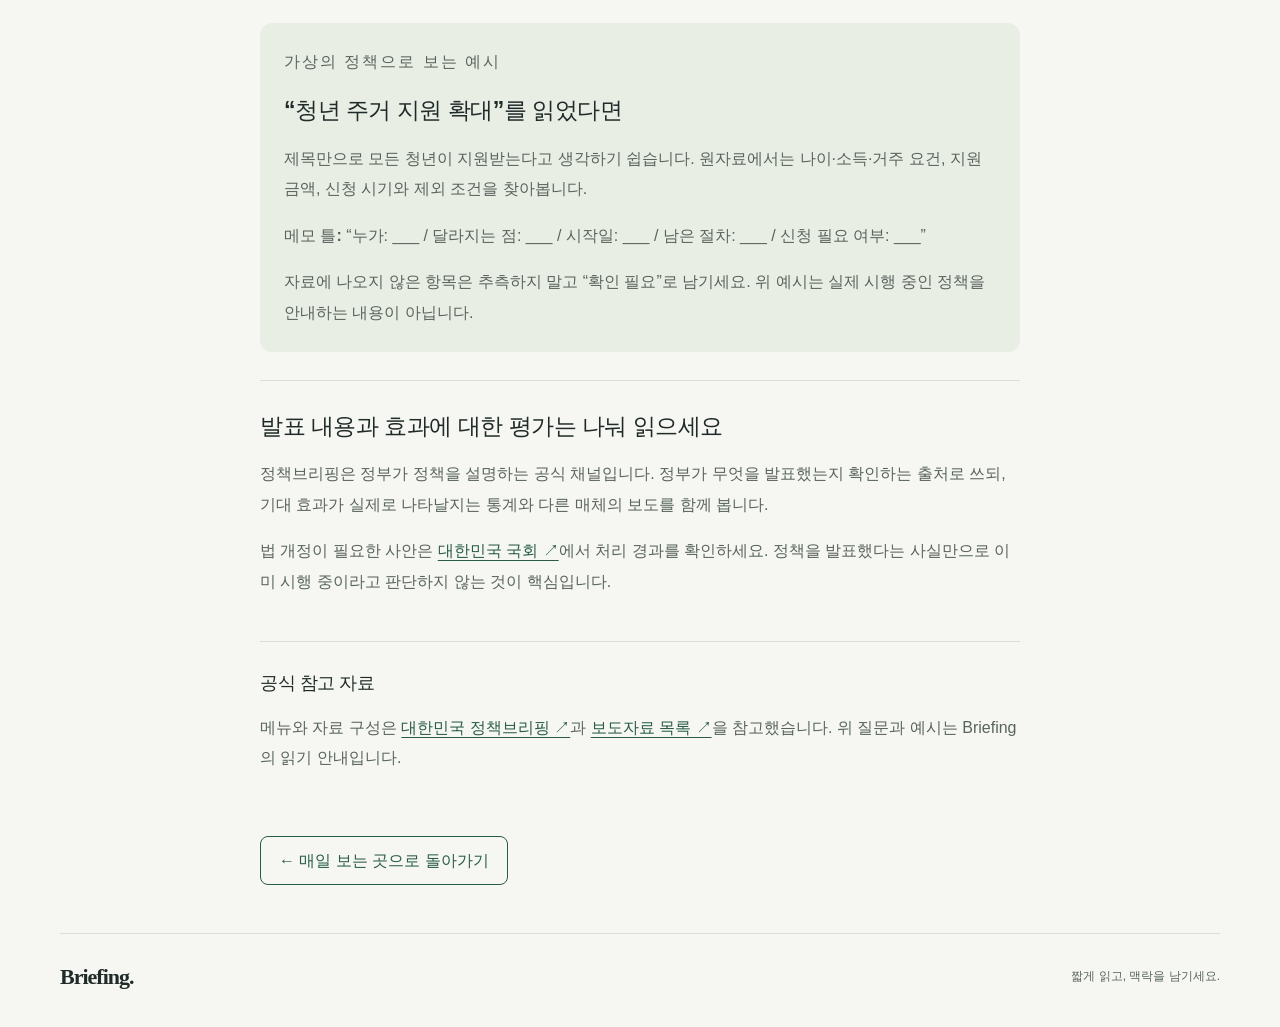
<file: site/guides/policy.html>
<!doctype html>
<html lang="ko">
<head>
  <meta charset="utf-8">
  <meta name="viewport" content="width=device-width, initial-scale=1">
  <meta name="description" content="대한민국 정책브리핑에서 정책의 대상, 조건, 시행일을 확인하는 방법을 안내합니다.">
  <title>대한민국 정책브리핑 읽는 방법 — Briefing</title>
  <link rel="stylesheet" href="../style.css">
</head>
<body>
  <a class="skip" href="#main">본문 바로가기</a>
  <header class="masthead"><a class="brand" href="../index.html">Briefing.</a><nav aria-label="페이지 탐색"><a href="../index.html#daily">← 바로가기 목록</a></nav></header>
  <main id="main" class="guide">
    <header class="guide-intro">
      <p class="eyebrow">READING GUIDE / 정부 정책</p>
      <h1>정책브리핑,<br>무엇을 확인할까요?</h1>
      <p class="lead">기사에서 본 정책이 실제로 누구에게, 언제, 어떤 조건으로 적용되는지 정부 발표와 대조하는 곳입니다.</p>
      <a class="guide-button" href="https://www.korea.kr/" target="_blank" rel="noopener noreferrer">대한민국 정책브리핑 열기 ↗<span class="sr-only"> (새 탭)</span></a>
    </header>
    <section class="guide-section">
      <h2>처음에는 이 두 곳만 보세요</h2>
      <dl class="guide-list">
        <div><dt>① 정책뉴스: 오늘 발표된 정책 훑기</dt><dd>관심 있는 경제·주거·고용 등의 제목을 보고 관련 소식 하나만 고르세요. 정책의 개요를 파악한 뒤 대상과 시행일이 궁금하면 보도자료를 찾아봅니다.<br><a class="guide-button" href="https://www.korea.kr/news/policyNewsList.do" target="_blank" rel="noopener noreferrer">정책뉴스 바로가기 ↗<span class="sr-only"> (새 탭)</span></a></dd></div>
        <div><dt>② 브리핑룸 → 보도자료: 조건 확인하기</dt><dd>기사에 나온 정책명이나 핵심 단어로 검색하세요. 발표 부처와 날짜를 확인한 뒤 본문, 첨부자료, 문답자료에 있는 적용 조건을 읽습니다.<br><a class="guide-button" href="https://www.korea.kr/briefing/pressReleaseList.do" target="_blank" rel="noopener noreferrer">보도자료 목록 바로가기 ↗<span class="sr-only"> (새 탭)</span></a></dd></div>
      </dl>
    </section>
    <section class="guide-section">
      <h2>자료 한 건에서 확인할 다섯 가지</h2>
      <ol class="guide-steps">
        <li><strong>무엇이 바뀌나요?</strong><p>기존 제도와 달라지는 내용을 찾습니다. 지원 확대인지, 규제 변경인지, 아직 추진 방향만 나온 것인지 구분하세요.</p></li>
        <li><strong>누구에게 적용되나요?</strong><p>연령·소득·지역·주택 보유 여부·기업 규모 등 대상 조건과 제외 대상을 확인합니다.</p></li>
        <li><strong>언제부터인가요?</strong><p>발표일, 시행일, 신청 기간은 다를 수 있습니다. 예전 자료를 읽고 있다면 후속 변경이나 정정도 찾아보세요.</p></li>
        <li><strong>시행까지 무엇이 남았나요?</strong><p>검토·추진·입법예고·국회 의결·시행은 서로 다른 단계입니다. 법 개정이나 예산 확보가 필요한지, 자료에 명시된 절차를 확인하세요.</p></li>
        <li><strong>별도 행동이 필요한가요?</strong><p>신청이 필요한 정책이면 신청 기관과 절차를 봅니다. 개인별 적용 여부는 담당 기관의 최신 안내에서 다시 확인하세요.</p></li>
      </ol>
    </section>
    <section class="guide-section guide-example">
      <p class="eyebrow">가상의 정책으로 보는 예시</p>
      <h2>“청년 주거 지원 확대”를 읽었다면</h2>
      <p>제목만으로 모든 청년이 지원받는다고 생각하기 쉽습니다. 원자료에서는 나이·소득·거주 요건, 지원 금액, 신청 시기와 제외 조건을 찾아봅니다.</p>
      <p><strong>메모 틀:</strong> “누가: ___ / 달라지는 점: ___ / 시작일: ___ / 남은 절차: ___ / 신청 필요 여부: ___”</p>
      <p>자료에 나오지 않은 항목은 추측하지 말고 “확인 필요”로 남기세요. 위 예시는 실제 시행 중인 정책을 안내하는 내용이 아닙니다.</p>
    </section>
    <section class="guide-section">
      <h2>발표 내용과 효과에 대한 평가는 나눠 읽으세요</h2>
      <p>정책브리핑은 정부가 정책을 설명하는 공식 채널입니다. 정부가 무엇을 발표했는지 확인하는 출처로 쓰되, 기대 효과가 실제로 나타날지는 통계와 다른 매체의 보도를 함께 봅니다.</p>
      <p>법 개정이 필요한 사안은 <a href="https://www.assembly.go.kr/" target="_blank" rel="noopener noreferrer">대한민국 국회 ↗<span class="sr-only"> (새 탭)</span></a>에서 처리 경과를 확인하세요. 정책을 발표했다는 사실만으로 이미 시행 중이라고 판단하지 않는 것이 핵심입니다.</p>
    </section>
    <section class="guide-section sources">
      <h2>공식 참고 자료</h2>
      <p>메뉴와 자료 구성은 <a href="https://www.korea.kr/" target="_blank" rel="noopener noreferrer">대한민국 정책브리핑 ↗<span class="sr-only"> (새 탭)</span></a>과 <a href="https://www.korea.kr/briefing/pressReleaseList.do" target="_blank" rel="noopener noreferrer">보도자료 목록 ↗<span class="sr-only"> (새 탭)</span></a>을 참고했습니다. 위 질문과 예시는 Briefing의 읽기 안내입니다.</p>
    </section>
    <a class="guide-button" href="../index.html#daily">← 매일 보는 곳으로 돌아가기</a>
  </main>
  <footer><a class="brand" href="../index.html">Briefing.</a><p>짧게 읽고, 맥락을 남기세요.</p></footer>
</body>
</html>
</file>
<file: site/style.css>
:root{font-family:-apple-system,BlinkMacSystemFont,"Segoe UI","Noto Sans KR",sans-serif;color:#202b29;background:#f6f7f2;font-synthesis:none;line-height:1.7;--green:#285c48;--muted:#59645e;--line:#d9dfd5}
*{box-sizing:border-box}html{scroll-behavior:smooth;scroll-padding-top:24px}body{margin:0}a{color:inherit;text-decoration:none}a:focus-visible{outline:3px solid var(--green);outline-offset:6px}a:hover{text-decoration:underline;text-underline-offset:5px}.masthead,main,footer{width:min(1160px,calc(100% - 64px));margin:auto}.masthead{display:flex;justify-content:space-between;align-items:center;padding:26px 0;border-bottom:1px solid var(--line)}.brand{font-family:Georgia,serif;font-size:30px;font-weight:700;letter-spacing:-1px}.brand-dot{color:var(--green)}nav{display:flex;gap:28px;font-size:14px;color:var(--muted)}.intro{padding:70px 0 52px}.eyebrow{font-size:11px;font-weight:750;letter-spacing:2px;color:var(--green);margin:0 0 16px}h1{font-size:clamp(34px,4.5vw,56px);line-height:1.3;letter-spacing:-2px;margin:0 0 22px;font-weight:750}.lead{font-size:17px;color:var(--muted);margin:0;line-height:1.9}.routine{list-style:none;padding:25px 28px;margin:38px 0 0;display:grid;grid-template-columns:repeat(3,1fr);gap:28px;background:#e9eee5;border:1px solid #dce3d6;border-radius:12px}.routine li{display:flex;gap:14px}.step{font-size:12px;font-weight:700;color:var(--green);padding-top:4px}.routine h2{font-size:15px;margin:0 0 5px}.routine p{font-size:13px;color:var(--muted);margin:0}.resource-section{padding:24px 0 40px}.section-heading{display:flex;justify-content:space-between;align-items:end;margin-bottom:24px;gap:24px}.section-heading .eyebrow{margin-bottom:5px}.section-heading h2{font-size:26px;letter-spacing:-1px;margin:0}.section-heading>p{font-size:13px;color:var(--muted);margin:0}.cards{display:grid;grid-template-columns:repeat(3,minmax(0,1fr));gap:18px}.card{background:#fff;border:1px solid var(--line);border-radius:12px;padding:26px;display:flex;flex-direction:column}.category{font-size:12px;color:var(--green);font-weight:650;margin:0 0 10px}.card h3{font-size:20px;letter-spacing:-.7px;line-height:1.5;margin:0 0 12px}.card h3 a{display:flex;justify-content:space-between;align-items:baseline;gap:8px}.card h3 a>span[aria-hidden]{color:var(--green);font-size:20px}.description{font-size:14px;color:var(--muted);margin:0 0 24px}.reading{border-top:1px solid #e9ece5;padding-top:18px;flex:1}.reading h4{font-size:12px;margin:0 0 7px}.reading p{font-size:14px;color:var(--muted);margin:0}.question{font-size:12px;font-weight:600;color:var(--green);background:#f1f5ee;padding:12px;margin:22px 0 0;border-radius:6px}.secondary .card{background:#fafbf8}.closing{text-align:center;border-top:1px solid var(--line);padding:46px 16px 54px;margin-top:22px}.closing p{font-size:26px;line-height:1.6;letter-spacing:-.7px;margin:16px 0}.closing>span:last-child{font-size:13px;color:var(--muted)}footer{border-top:1px solid var(--line);display:flex;align-items:center;gap:22px;padding:24px 0 32px}footer .brand{font-size:22px}footer p{font-size:12px;color:var(--muted);margin:0}footer p:last-child{margin-left:auto}.sr-only{position:absolute;width:1px;height:1px;padding:0;margin:-1px;overflow:hidden;clip-path:inset(50%);white-space:nowrap;border:0}.skip{position:fixed;top:-100px;left:16px;padding:10px 20px;background:white;z-index:10}.skip:focus{top:12px}
@media(max-width:1000px){.cards{gap:12px}.card{padding:20px}.card h3{font-size:18px}.routine{padding:22px;gap:18px}}
@media(max-width:760px){.masthead,main,footer{width:calc(100% - 36px)}.masthead{padding:18px 0}.brand{font-size:26px}nav{gap:14px;font-size:12px}.intro{padding:42px 0 28px}.lead{font-size:15px}.routine{grid-template-columns:1fr;gap:20px;margin-top:28px}.section-heading{display:block;margin-bottom:18px}.section-heading>p{margin-top:12px}.section-heading>p br{display:none}.section-heading h2{font-size:23px}.cards{grid-template-columns:1fr;gap:14px}.card{padding:24px}.card h3{font-size:21px}.description{margin-bottom:18px}.resource-section{padding:22px 0}.closing{margin-top:24px;padding:36px 0}.closing p{font-size:23px}footer{flex-wrap:wrap;gap:10px 18px}footer p:last-child{margin-left:0;width:100%}}
@media(max-width:760px){
  .masthead{flex-wrap:wrap;gap:8px 20px;padding:12px 0}
  .brand,nav a{display:inline-flex;align-items:center;min-height:44px}
  nav{flex-wrap:wrap;gap:4px 20px;font-size:14px}
  .intro{padding-top:28px}
  h1{font-size:clamp(28px,7.5vw,40px);letter-spacing:-1px}
  .lead,.routine p,.section-heading>p,.description,.reading p{font-size:16px}
  .routine{padding:18px;gap:14px;margin-top:22px}
  .routine h2{font-size:16px}
  .card{padding:20px}
  .card h3{margin-bottom:8px}
  .card h3 a{min-height:48px;align-items:center}
  .category,.reading h4,.question{font-size:14px}
  .question{margin-top:18px}
  .closing>span:last-child{display:block;font-size:14px}
}
.card-meta{display:flex;justify-content:space-between;align-items:baseline;gap:12px;margin-bottom:10px}
.card-meta .category{margin:0}
.guide-link{flex-shrink:0;padding:6px 0 6px 8px;margin:-6px 0;font-size:12px;color:var(--muted);text-decoration:underline;text-underline-offset:3px}
.guide{max-width:760px;padding-bottom:48px;overflow-wrap:anywhere}
.guide-intro{padding:48px 0 32px}
.guide h1{font-size:clamp(28px,5vw,44px);letter-spacing:-1px}
.guide .lead{font-size:17px}
.guide-button{display:inline-flex;align-items:center;min-height:48px;padding:10px 18px;margin:18px 0 0;border:1px solid var(--green);border-radius:8px;color:var(--green);font-weight:650;font-size:16px}
.guide-section{border-top:1px solid var(--line);padding:28px 0}
.guide-section h2{font-size:23px;line-height:1.5;letter-spacing:-.5px;margin:0 0 16px}
.guide-section p,.guide-section dd{font-size:16px;line-height:1.9;color:var(--muted)}
.guide-section a{color:var(--green);text-decoration:underline;text-underline-offset:4px}
.guide-list{margin:0}
.guide-list>div{padding:18px 0;border-bottom:1px solid var(--line)}
.guide-list>div:last-child{border-bottom:0}
.guide-list dt{font-size:18px;font-weight:700;margin-bottom:8px}
.guide-list dd{margin:0}
.guide-list .guide-button{min-height:44px;padding:6px 0;margin-top:6px;border:0;border-radius:0;font-size:14px}
.guide-steps{padding-left:24px;margin:0}
.guide-steps li{padding:8px 0 12px 4px}
.guide-steps p{margin:6px 0 0}
.guide-example{padding:24px;background:#e9eee5;border-radius:12px;border-top:0;margin:10px 0 28px}
.guide-example p:last-child{margin-bottom:0}
.sources h2{font-size:18px}
@media(max-width:760px){.guide-intro{padding-top:28px}.guide .lead{font-size:16px}.guide-section h2{font-size:21px}.guide-example{padding:20px}}
@media(prefers-reduced-motion:reduce){html{scroll-behavior:auto}}
</file>
